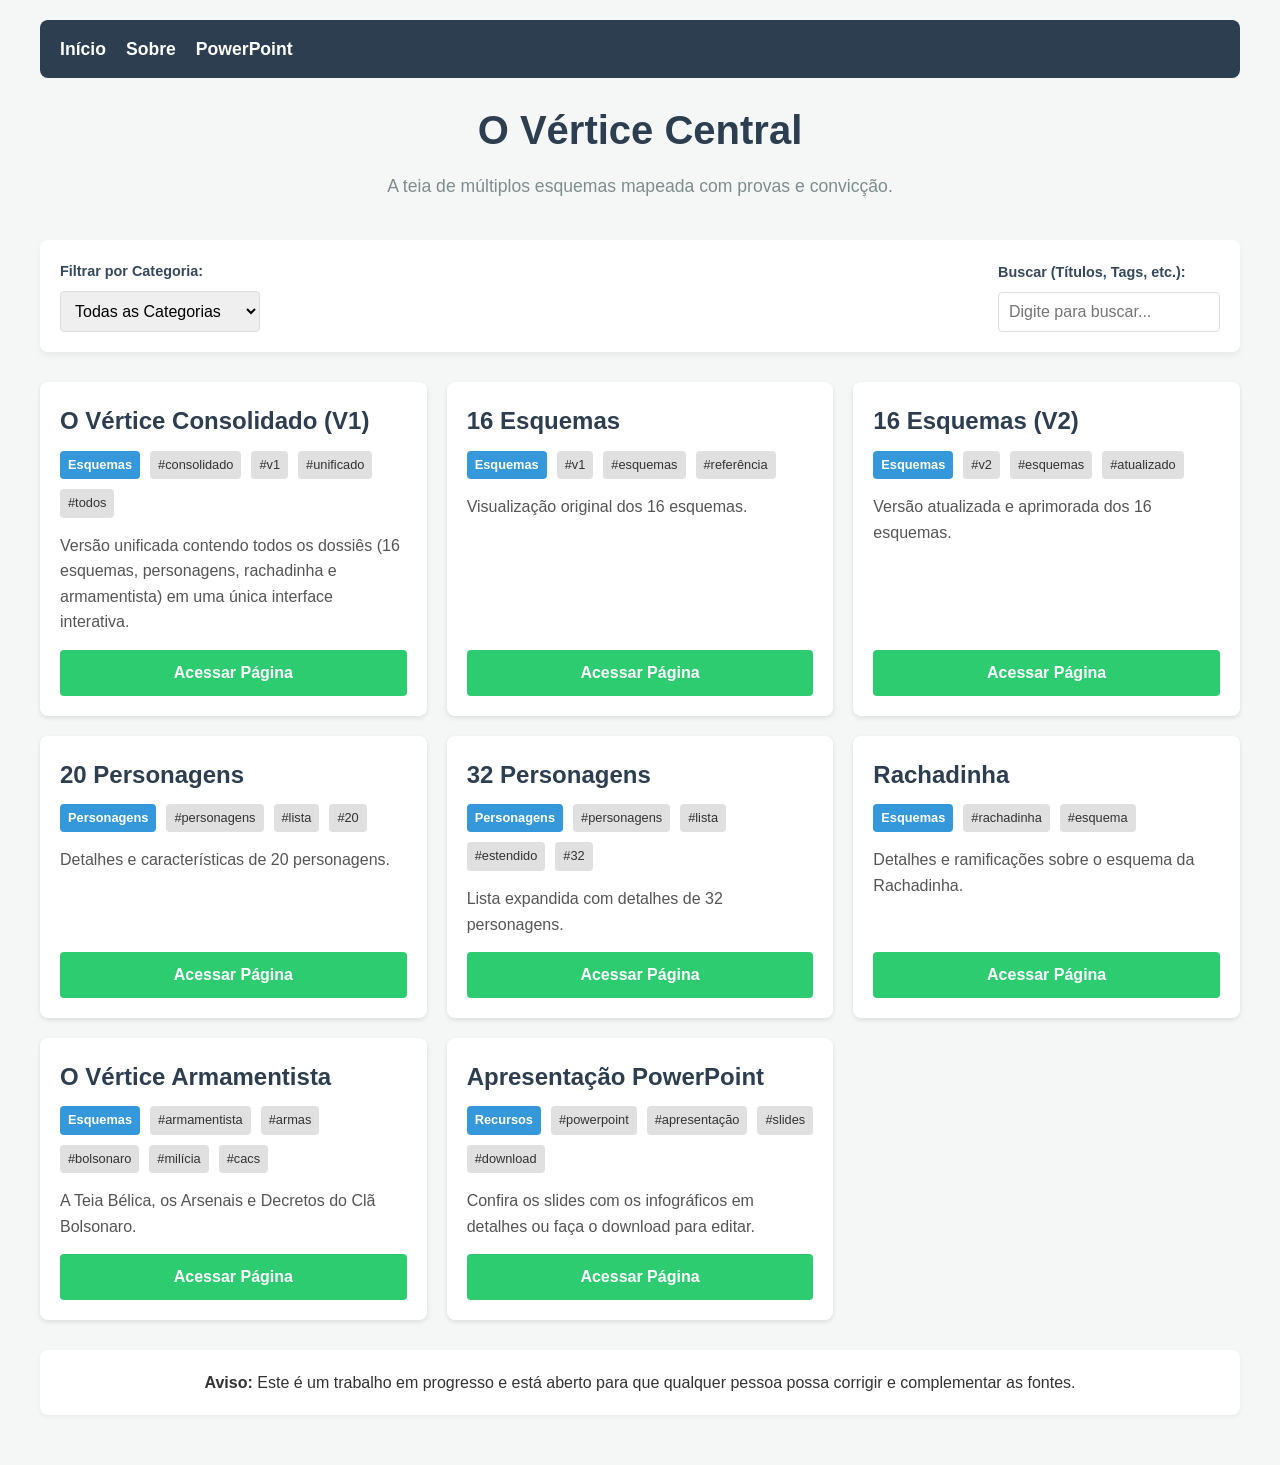
<file: index.html>
<!DOCTYPE html>
<html lang="pt-BR">
<head>
  <meta charset="UTF-8">
  <meta name="viewport" content="width=device-width, initial-scale=1.0">
  <title>Índice de Páginas - vertice2026</title>
  <link rel="stylesheet" href="assets/css/style.css">
</head>
<body>
  <div class="container">
    <nav class="main-nav">
      <ul>
        <li><a href="index.html">Início</a></li>
        <li><a href="sobre.html">Sobre</a></li>
        <li><a href="powerpoint.html">PowerPoint</a></li>
      </ul>
    </nav>
    <header>
      <h1>O Vértice Central</h1>
      <p>A teia de múltiplos esquemas mapeada com provas e convicção.</p>
    </header>

    <div class="filters">
      <div class="filter-group">
        <label for="category-filter">Filtrar por Categoria:</label>
        <select id="category-filter">
          <option value="">Todas as Categorias</option>
          <!-- Options dynamically populated by JS -->
        </select>
      </div>
      <div class="filter-group">
        <label for="search-input">Buscar (Títulos, Tags, etc.):</label>
        <input type="text" id="search-input" placeholder="Digite para buscar...">
      </div>
    </div>

    <main>
      <div id="cards-container" class="cards-container">
        <!-- Cards dynamically populated by JS -->
      </div>
    </main>

    <section class="intro-text" style="background: #fff; padding: 20px; border-radius: 8px; margin-top: 30px; margin-bottom: 30px; box-shadow: 0 2px 5px rgba(0,0,0,0.05); text-align: center;">
      <p><strong>Aviso:</strong> Este é um trabalho em progresso e está aberto para que qualquer pessoa possa corrigir e complementar as fontes.</p>
    </section>

  </div>

  <!-- Import data structure first -->
  <script src="assets/js/data.js"></script>
  <!-- Import main application logic -->
  <script src="assets/js/app.js"></script>
</body>
</html>
</file>
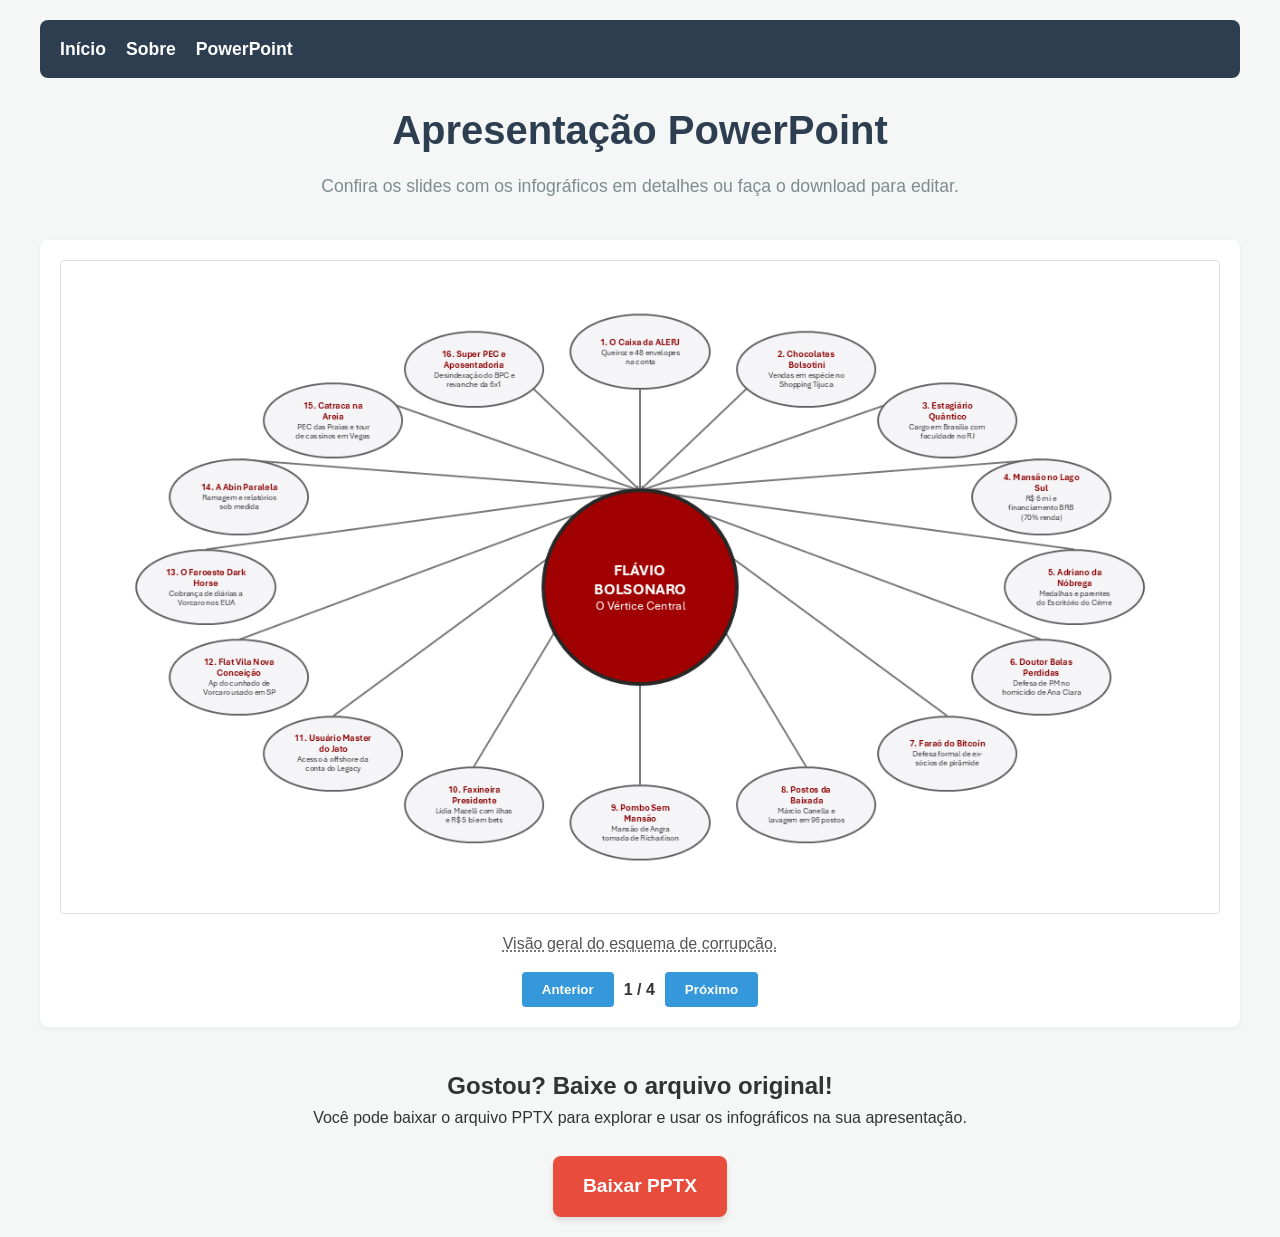
<file: powerpoint.html>
<!DOCTYPE html>
<html lang="pt-BR">
<head>
  <meta charset="UTF-8">
  <meta name="viewport" content="width=device-width, initial-scale=1.0">
  <title>PowerPoint - vertice2026</title>
  <link rel="stylesheet" href="assets/css/style.css">
  <style>
    .gallery-container {
      background: #fff;
      padding: 20px;
      border-radius: 8px;
      box-shadow: 0 2px 5px rgba(0,0,0,0.05);
      margin-bottom: 30px;
      text-align: center;
    }
    .gallery-image {
      max-width: 100%;
      height: auto;
      border: 1px solid #ddd;
      border-radius: 4px;
      display: none;
    }
    .gallery-image.active {
      display: inline-block;
    }
    .gallery-controls {
      margin-top: 15px;
      display: flex;
      justify-content: center;
      gap: 10px;
    }
    .gallery-controls button {
      padding: 10px 20px;
      background-color: #3498db;
      color: #fff;
      border: none;
      border-radius: 4px;
      cursor: pointer;
      font-weight: bold;
    }
    .gallery-controls button:hover {
      background-color: #2980b9;
    }
    .download-section {
      text-align: center;
      margin-top: 40px;
    }
    .btn-download {
      display: inline-block;
      padding: 15px 30px;
      background-color: #e74c3c;
      color: #fff;
      text-decoration: none;
      font-size: 1.2rem;
      font-weight: bold;
      border-radius: 8px;
      box-shadow: 0 4px 6px rgba(0,0,0,0.1);
      transition: background-color 0.2s ease, transform 0.2s ease;
    }
    .btn-download:hover {
      background-color: #c0392b;
      transform: translateY(-2px);
    }

    /* Modal styles */
    .modal {
      display: none;
      position: fixed;
      z-index: 1000;
      padding-top: 50px;
      left: 0;
      top: 0;
      width: 100%;
      height: 100%;
      overflow: auto;
      background-color: rgba(0,0,0,0.9);
    }
    .modal-content {
      margin: auto;
      display: block;
      max-width: 90%;
      max-height: 80vh;
      object-fit: contain;
    }
    .modal-caption {
      margin: auto;
      display: block;
      width: 80%;
      max-width: 700px;
      text-align: center;
      color: #ccc;
      padding: 10px 0;
      font-size: 1.2rem;
    }
    .close-modal {
      position: absolute;
      top: 15px;
      right: 35px;
      color: #f1f1f1;
      font-size: 40px;
      font-weight: bold;
      transition: 0.3s;
      cursor: pointer;
    }
    .close-modal:hover,
    .close-modal:focus {
      color: #bbb;
      text-decoration: none;
      cursor: pointer;
    }
    .gallery-image {
      cursor: pointer;
    }
    #slide-description {
      cursor: pointer;
      text-decoration: underline;
      text-decoration-style: dotted;
      display: inline-block;
    }
  </style>
</head>
<body>
  <div class="container">
    <nav class="main-nav">
      <ul>
        <li><a href="index.html">Início</a></li>
        <li><a href="sobre.html">Sobre</a></li>
        <li><a href="powerpoint.html">PowerPoint</a></li>
      </ul>
    </nav>
    <header>
      <h1>Apresentação PowerPoint</h1>
      <p>Confira os slides com os infográficos em detalhes ou faça o download para editar.</p>
    </header>

    <main>
      <div class="gallery-container">
        <div id="slides-container">
          <!-- Images dynamically populated by JS -->
        </div>
        <p id="slide-description" style="margin-top: 10px; color: #555;"></p>

        <div class="gallery-controls">
          <button id="prev-btn">Anterior</button>
          <span id="slide-counter" style="align-self: center; font-weight: bold;">1 / 4</span>
          <button id="next-btn">Próximo</button>
        </div>
      </div>

      <div class="download-section">
        <h2>Gostou? Baixe o arquivo original!</h2>
        <p>Você pode baixar o arquivo PPTX para explorar e usar os infográficos na sua apresentação.</p>
        <br>
        <a href="PowerPoint/Vértice Central-2026.pptx" class="btn-download" download>Baixar PPTX</a>
      </div>
    </main>
  </div>

  <!-- Modal for full-size images -->
  <div id="image-modal" class="modal">
    <span class="close-modal">&times;</span>
    <img class="modal-content" id="modal-img">
    <div id="modal-caption" class="modal-caption"></div>
  </div>

  <script>
    const slidesData = [
      {
        src: "PowerPoint/Vértice_Central-2026-PNG/Slide1.PNG",
        alt: "Slide 1",
        description: "Visão geral do esquema de corrupção."
      },
      {
        src: "PowerPoint/Vértice_Central-2026-PNG/Slide2.PNG",
        alt: "Slide 2",
        description: "Detalhes dos operadores financeiros."
      },
      {
        src: "PowerPoint/Vértice_Central-2026-PNG/Slide3.PNG",
        alt: "Slide 3",
        description: "Conexões com o núcleo político."
      },
      {
        src: "PowerPoint/Vértice_Central-2026-PNG/Slide4.PNG",
        alt: "Slide 4",
        description: "Impacto e desdobramentos."
      }
    ];

    document.addEventListener('DOMContentLoaded', () => {
      const slidesContainer = document.getElementById('slides-container');
      const prevBtn = document.getElementById('prev-btn');
      const nextBtn = document.getElementById('next-btn');
      const counter = document.getElementById('slide-counter');
      const descriptionEl = document.getElementById('slide-description');

      // Render slides
      slidesData.forEach((slide, index) => {
        const img = document.createElement('img');
        img.src = slide.src;
        img.alt = slide.alt;
        img.className = 'gallery-image';
        if (index === 0) img.classList.add('active');
        img.dataset.index = index;
        slidesContainer.appendChild(img);
      });

      const slides = document.querySelectorAll('.gallery-image');
      let currentIndex = 0;

      function updateGallery() {
        slides.forEach((slide, index) => {
          if (index === currentIndex) {
            slide.classList.add('active');
          } else {
            slide.classList.remove('active');
          }
        });
        counter.textContent = `${currentIndex + 1} / ${slides.length}`;
        descriptionEl.textContent = slidesData[currentIndex].description;
      }

      // Initial update to show description
      updateGallery();

      // Modal logic
      const modal = document.getElementById('image-modal');
      const modalImg = document.getElementById('modal-img');
      const modalCaption = document.getElementById('modal-caption');
      const closeModal = document.querySelector('.close-modal');

      function openModal() {
        modal.style.display = "block";
        modalImg.src = slidesData[currentIndex].src;
        modalCaption.textContent = slidesData[currentIndex].description;
      }

      slidesContainer.addEventListener('click', (e) => {
        if (e.target.tagName === 'IMG') {
          openModal();
        }
      });

      descriptionEl.addEventListener('click', () => {
        openModal();
      });

      closeModal.addEventListener('click', () => {
        modal.style.display = "none";
      });

      window.addEventListener('click', (e) => {
        if (e.target === modal) {
          modal.style.display = "none";
        }
      });

      prevBtn.addEventListener('click', () => {
        currentIndex = (currentIndex > 0) ? currentIndex - 1 : slides.length - 1;
        updateGallery();
      });

      nextBtn.addEventListener('click', () => {
        currentIndex = (currentIndex < slides.length - 1) ? currentIndex + 1 : 0;
        updateGallery();
      });
    });
  </script>
</body>
</html>
</file>
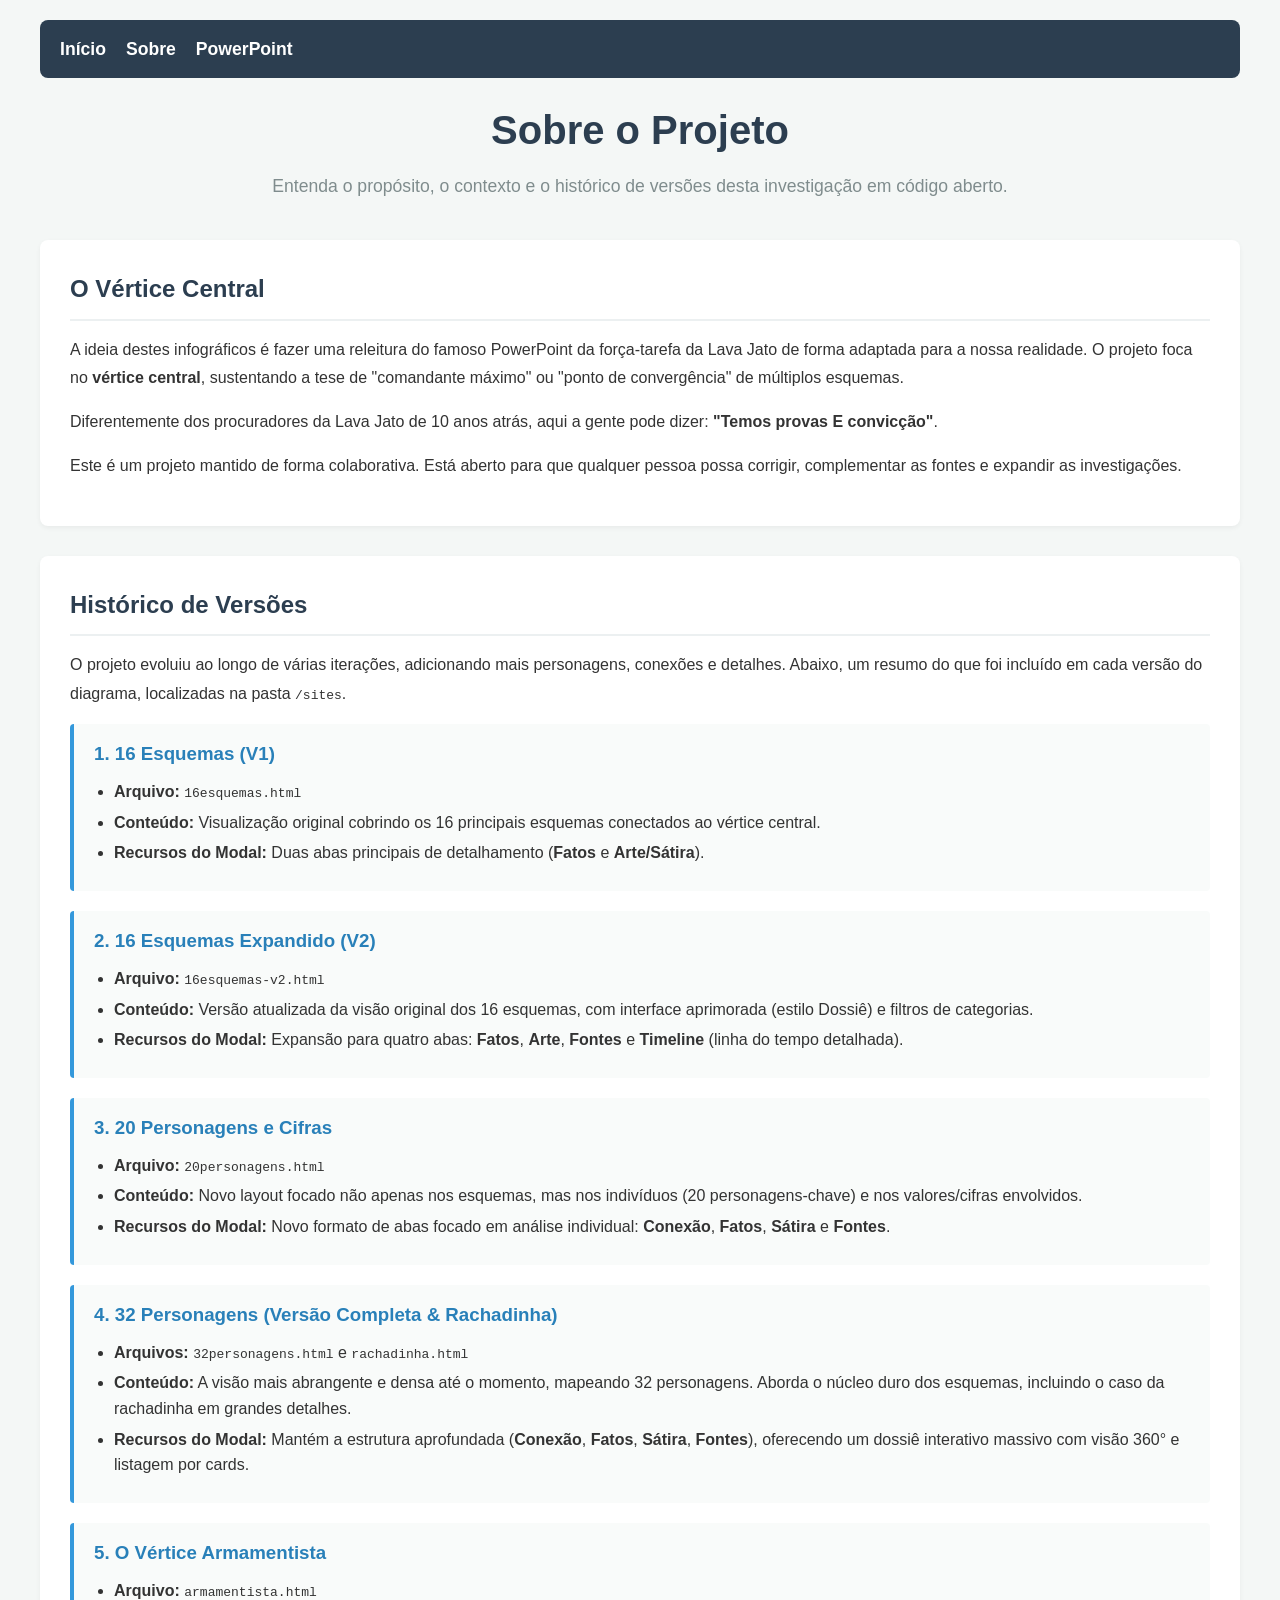
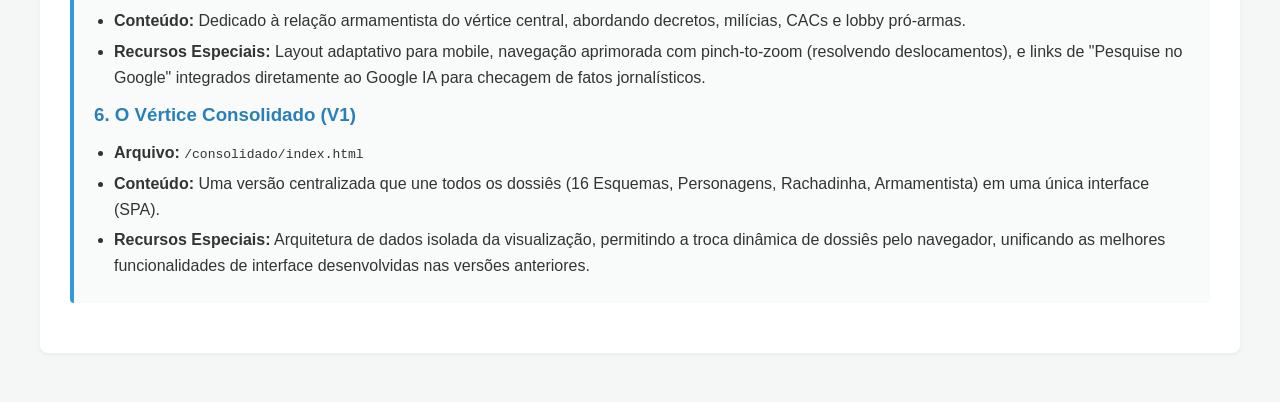
<file: sobre.html>
<!DOCTYPE html>
<html lang="pt-BR">
<head>
  <meta charset="UTF-8">
  <meta name="viewport" content="width=device-width, initial-scale=1.0">
  <title>Sobre o Projeto - vertice2026</title>
  <link rel="stylesheet" href="assets/css/style.css">
  <style>
    .about-section {
      background: #fff;
      padding: 30px;
      border-radius: 8px;
      margin-bottom: 30px;
      box-shadow: 0 2px 5px rgba(0,0,0,0.05);
    }
    .about-section h2 {
      color: #2c3e50;
      margin-bottom: 15px;
      border-bottom: 2px solid #ecf0f1;
      padding-bottom: 10px;
    }
    .about-section p {
      margin-bottom: 15px;
      line-height: 1.8;
    }
    .history-card {
      background: #f9fbfa;
      border-left: 4px solid #3498db;
      padding: 15px 20px;
      margin-bottom: 20px;
      border-radius: 4px;
    }
    .history-card h3 {
      color: #2980b9;
      margin-bottom: 10px;
    }
    .history-card ul {
      margin-left: 20px;
      margin-bottom: 10px;
    }
    .history-card li {
      margin-bottom: 5px;
    }
  </style>
</head>
<body>
  <div class="container">
    <nav class="main-nav">
      <ul>
        <li><a href="index.html">Início</a></li>
        <li><a href="sobre.html">Sobre</a></li>
        <li><a href="powerpoint.html">PowerPoint</a></li>
      </ul>
    </nav>
    <header>
      <h1>Sobre o Projeto</h1>
      <p>Entenda o propósito, o contexto e o histórico de versões desta investigação em código aberto.</p>
    </header>

    <main>
      <section class="about-section">
        <h2>O Vértice Central</h2>
        <p>A ideia destes infográficos é fazer uma releitura do famoso PowerPoint da força-tarefa da Lava Jato de forma adaptada para a nossa realidade. O projeto foca no <strong>vértice central</strong>, sustentando a tese de "comandante máximo" ou "ponto de convergência" de múltiplos esquemas.</p>
        <p>Diferentemente dos procuradores da Lava Jato de 10 anos atrás, aqui a gente pode dizer: <strong>"Temos provas E convicção"</strong>.</p>
        <p>Este é um projeto mantido de forma colaborativa. Está aberto para que qualquer pessoa possa corrigir, complementar as fontes e expandir as investigações.</p>
      </section>

      <section class="about-section">
        <h2>Histórico de Versões</h2>
        <p>O projeto evoluiu ao longo de várias iterações, adicionando mais personagens, conexões e detalhes. Abaixo, um resumo do que foi incluído em cada versão do diagrama, localizadas na pasta <code>/sites</code>.</p>

        <div class="history-card">
          <h3>1. 16 Esquemas (V1)</h3>
          <ul>
            <li><strong>Arquivo:</strong> <code>16esquemas.html</code></li>
            <li><strong>Conteúdo:</strong> Visualização original cobrindo os 16 principais esquemas conectados ao vértice central.</li>
            <li><strong>Recursos do Modal:</strong> Duas abas principais de detalhamento (<strong>Fatos</strong> e <strong>Arte/Sátira</strong>).</li>
          </ul>
        </div>

        <div class="history-card">
          <h3>2. 16 Esquemas Expandido (V2)</h3>
          <ul>
            <li><strong>Arquivo:</strong> <code>16esquemas-v2.html</code></li>
            <li><strong>Conteúdo:</strong> Versão atualizada da visão original dos 16 esquemas, com interface aprimorada (estilo Dossiê) e filtros de categorias.</li>
            <li><strong>Recursos do Modal:</strong> Expansão para quatro abas: <strong>Fatos</strong>, <strong>Arte</strong>, <strong>Fontes</strong> e <strong>Timeline</strong> (linha do tempo detalhada).</li>
          </ul>
        </div>

        <div class="history-card">
          <h3>3. 20 Personagens e Cifras</h3>
          <ul>
            <li><strong>Arquivo:</strong> <code>20personagens.html</code></li>
            <li><strong>Conteúdo:</strong> Novo layout focado não apenas nos esquemas, mas nos indivíduos (20 personagens-chave) e nos valores/cifras envolvidos.</li>
            <li><strong>Recursos do Modal:</strong> Novo formato de abas focado em análise individual: <strong>Conexão</strong>, <strong>Fatos</strong>, <strong>Sátira</strong> e <strong>Fontes</strong>.</li>
          </ul>
        </div>

        <div class="history-card">
          <h3>4. 32 Personagens (Versão Completa & Rachadinha)</h3>
          <ul>
            <li><strong>Arquivos:</strong> <code>32personagens.html</code> e <code>rachadinha.html</code></li>
            <li><strong>Conteúdo:</strong> A visão mais abrangente e densa até o momento, mapeando 32 personagens. Aborda o núcleo duro dos esquemas, incluindo o caso da rachadinha em grandes detalhes.</li>
            <li><strong>Recursos do Modal:</strong> Mantém a estrutura aprofundada (<strong>Conexão</strong>, <strong>Fatos</strong>, <strong>Sátira</strong>, <strong>Fontes</strong>), oferecendo um dossiê interativo massivo com visão 360° e listagem por cards.</li>
          </ul>
        </div>

        <div class="history-card">
                    <h3>5. O Vértice Armamentista</h3>
          <ul>
            <li><strong>Arquivo:</strong> <code>armamentista.html</code></li>
            <li><strong>Conteúdo:</strong> Dedicado à relação armamentista do vértice central, abordando decretos, milícias, CACs e lobby pró-armas.</li>
            <li><strong>Recursos Especiais:</strong> Layout adaptativo para mobile, navegação aprimorada com pinch-to-zoom (resolvendo deslocamentos), e links de "Pesquise no Google" integrados diretamente ao Google IA para checagem de fatos jornalísticos.</li>
          </ul>

          <h3>6. O Vértice Consolidado (V1)</h3>
          <ul>
            <li><strong>Arquivo:</strong> <code>/consolidado/index.html</code></li>
            <li><strong>Conteúdo:</strong> Uma versão centralizada que une todos os dossiês (16 Esquemas, Personagens, Rachadinha, Armamentista) em uma única interface (SPA).</li>
            <li><strong>Recursos Especiais:</strong> Arquitetura de dados isolada da visualização, permitindo a troca dinâmica de dossiês pelo navegador, unificando as melhores funcionalidades de interface desenvolvidas nas versões anteriores.</li>
          </ul>
        </div>
      </section>
    </main>
  </div>
</body>
</html>
</file>
<file: assets/css/style.css>
/* Reset and basic styles */
* {
  box-sizing: border-box;
  margin: 0;
  padding: 0;
}

body {
  font-family: -apple-system, BlinkMacSystemFont, "Segoe UI", Roboto, Helvetica, Arial, sans-serif, "Apple Color Emoji", "Segoe UI Emoji", "Segoe UI Symbol";
  background-color: #f4f7f6;
  color: #333;
  line-height: 1.6;
  padding: 20px;
}

.container {
  max-width: 1200px;
  margin: 0 auto;
}

.main-nav {
  background-color: #2c3e50;
  border-radius: 8px;
  margin-bottom: 20px;
  padding: 15px 20px;
}

.main-nav ul {
  list-style: none;
  display: flex;
  gap: 20px;
  margin: 0;
  padding: 0;
}

.main-nav a {
  color: #fff;
  text-decoration: none;
  font-weight: bold;
  font-size: 1.1rem;
  transition: color 0.2s ease;
}

.main-nav a:hover {
  color: #3498db;
}

header {
  text-align: center;
  margin-bottom: 40px;
}

header h1 {
  font-size: 2.5rem;
  color: #2c3e50;
  margin-bottom: 10px;
}

header p {
  color: #7f8c8d;
  font-size: 1.1rem;
}

/* Filters */
.filters {
  display: flex;
  flex-direction: column;
  gap: 20px;
  margin-bottom: 30px;
  background: #fff;
  padding: 20px;
  border-radius: 8px;
  box-shadow: 0 4px 6px rgba(0,0,0,0.05);
}

@media (min-width: 768px) {
  .filters {
    flex-direction: row;
    justify-content: space-between;
    align-items: center;
  }
}

.filter-group {
  display: flex;
  flex-direction: column;
  gap: 8px;
}

.filter-group label {
  font-weight: 600;
  font-size: 0.9rem;
  color: #34495e;
}

.filter-group select,
.filter-group input {
  padding: 10px;
  border: 1px solid #ddd;
  border-radius: 4px;
  font-size: 1rem;
  min-width: 200px;
}

.filter-group input {
  width: 100%;
}

/* Cards Grid */
.cards-container {
  display: grid;
  grid-template-columns: repeat(auto-fill, minmax(300px, 1fr));
  gap: 20px;
}

.card {
  background: #fff;
  border-radius: 8px;
  padding: 20px;
  box-shadow: 0 2px 5px rgba(0,0,0,0.1);
  transition: transform 0.2s ease, box-shadow 0.2s ease;
  display: flex;
  flex-direction: column;
}

.card:hover {
  transform: translateY(-5px);
  box-shadow: 0 8px 15px rgba(0,0,0,0.1);
}

.card h2 {
  font-size: 1.5rem;
  margin-bottom: 10px;
  color: #2c3e50;
}

.card p {
  color: #555;
  margin-bottom: 15px;
  flex-grow: 1;
}

.card-meta {
  display: flex;
  flex-wrap: wrap;
  gap: 10px;
  margin-bottom: 15px;
}

.category {
  background-color: #3498db;
  color: #fff;
  padding: 4px 8px;
  border-radius: 4px;
  font-size: 0.8rem;
  font-weight: bold;
}

.tag {
  background-color: #e0e0e0;
  color: #333;
  padding: 4px 8px;
  border-radius: 4px;
  font-size: 0.8rem;
}

.card-link {
  display: inline-block;
  text-decoration: none;
  background-color: #2ecc71;
  color: #fff;
  padding: 10px 15px;
  border-radius: 4px;
  text-align: center;
  font-weight: bold;
  transition: background-color 0.2s ease;
}

.card-link:hover {
  background-color: #27ae60;
}

/* No results message */
.no-results {
  text-align: center;
  font-size: 1.2rem;
  color: #7f8c8d;
  grid-column: 1 / -1;
  padding: 40px;
}
</file>
